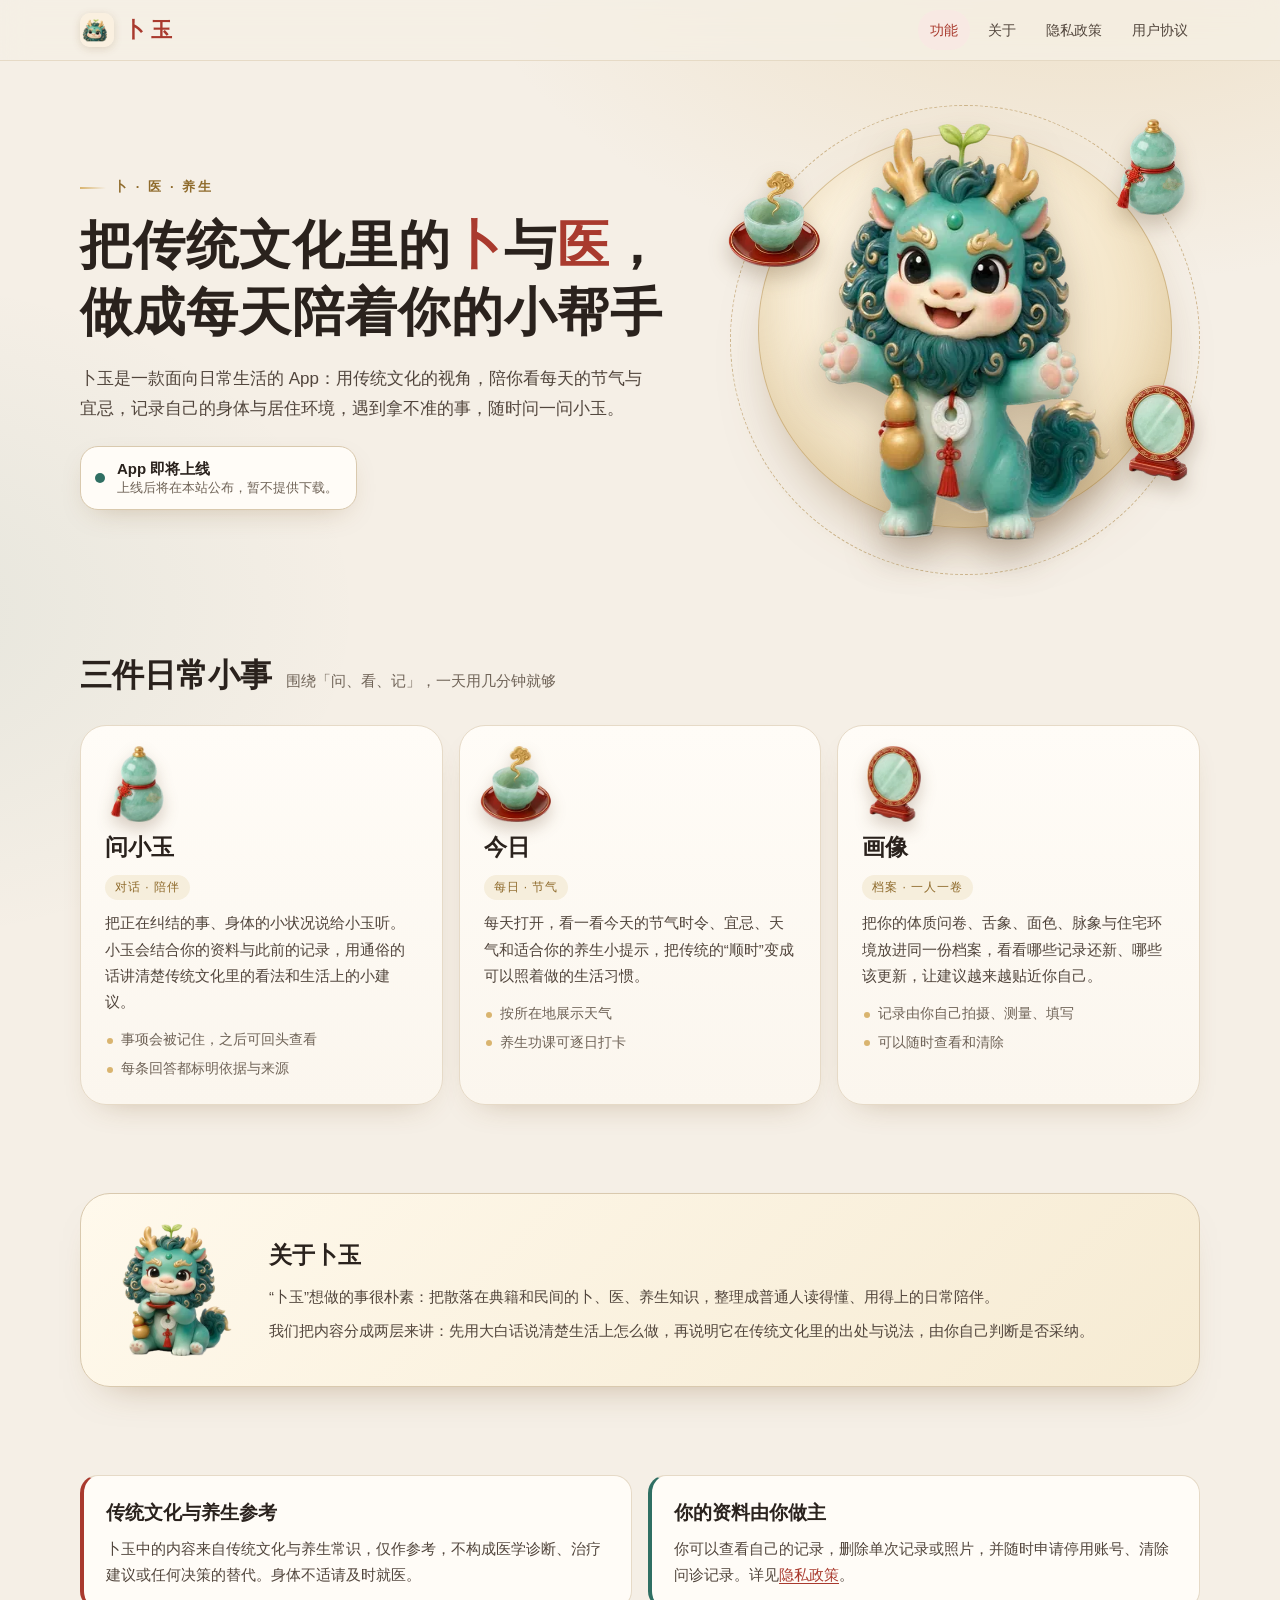
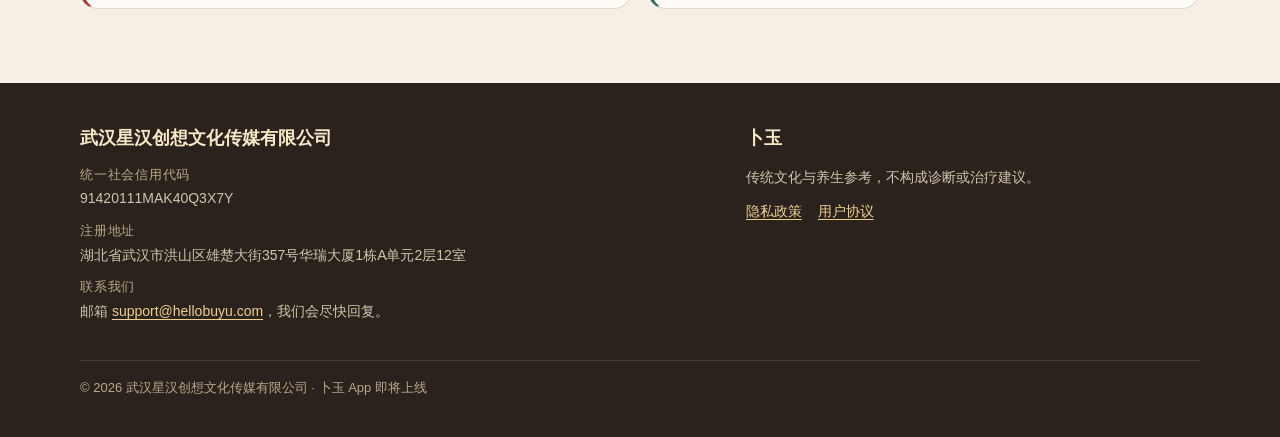
<file: index.html>
<!doctype html>
<html lang="zh-CN">
<head>
<meta charset="utf-8">
<meta name="viewport" content="width=device-width,initial-scale=1,viewport-fit=cover">
<title>卜玉 · 把卜、医、养生，做成日常陪伴的 App</title>
<meta name="description" content="卜玉把传统文化里的卜、医与养生，做成可以日常陪伴的 App：问小玉、今日、画像。传统文化与养生参考，不构成诊断或治疗建议。App 即将上线。">
<meta name="theme-color" content="#F5EFE6">
<link rel="icon" href="/favicon.ico" sizes="any">
<link rel="icon" type="image/png" sizes="64x64" href="/assets/favicon-64.png">
<link rel="apple-touch-icon" href="/assets/apple-touch-icon.png">
<link rel="canonical" href="https://www.hellobuyu.com/">
<meta property="og:type" content="website">
<meta property="og:site_name" content="卜玉">
<meta property="og:title" content="卜玉 · 把卜、医、养生，做成日常陪伴的 App">
<meta property="og:description" content="卜玉把传统文化里的卜、医与养生，做成可以日常陪伴的 App：问小玉、今日、画像。传统文化与养生参考，不构成诊断或治疗建议。App 即将上线。">
<meta property="og:url" content="https://www.hellobuyu.com/">
<meta property="og:image" content="https://www.hellobuyu.com/assets/og.jpg">
<meta property="og:locale" content="zh_CN">
<meta name="twitter:card" content="summary_large_image">
<link rel="stylesheet" href="/style.css">
<script>document.documentElement.className+=' js'</script>
</head>
<body>
<a class="skip" href="#main">跳到正文</a>
<header class="top"><div class="wrap">
<a class="brand" href="/" aria-label="卜玉 首页"><img src="/assets/icon-192.png" alt="" width="34" height="34"><b>卜玉</b></a>
<nav class="nav" aria-label="主导航">
<a href="/#features" aria-current="page" class="opt">功能</a>
<a href="/#about" class="opt">关于</a>
<a href="/privacy.html">隐私政策</a>
<a href="/terms.html">用户协议</a>
</nav></div></header>
<main id="main">
<section class="hero"><div class="wrap">
<div>
<span class="kicker rv">卜 · 医 · 养生</span>
<h1 class="rv">把传统文化里的<em>卜</em>与<em>医</em>，<br>做成每天陪着你的小帮手</h1>
<p class="lead rv">卜玉是一款面向日常生活的 App：用传统文化的视角，陪你看每天的节气与宜忌，记录自己的身体与居住环境，遇到拿不准的事，随时问一问小玉。</p>
<div class="status rv" role="status"><i aria-hidden="true"></i><div><b>App 即将上线</b><span>上线后将在本站公布，暂不提供下载。</span></div></div>
</div>
<div class="stage rv" aria-hidden="true">
<div class="ring"></div><div class="disc"></div>
<img class="chip c1" src="/assets/ic-today.webp" alt="" width="96" height="96">
<img class="chip c2" src="/assets/ic-consult.webp" alt="" width="96" height="96">
<img class="chip c3" src="/assets/ic-portrait.webp" alt="" width="96" height="96">
<img class="mascot" src="/assets/mascot-wave.webp" alt="" width="420" height="420">
</div>
</div></section>

<section id="features"><div class="wrap">
<div class="sec-h rv"><h2>三件日常小事</h2><p>围绕「问、看、记」，一天用几分钟就够</p></div>
<div class="cards">
<article class="card rv"><img class="ico" src="/assets/ic-consult.webp" alt="" width="76" height="76">
<h3>问小玉</h3><span class="tag">对话 · 陪伴</span>
<p>把正在纠结的事、身体的小状况说给小玉听。小玉会结合你的资料与此前的记录，用通俗的话讲清楚传统文化里的看法和生活上的小建议。</p>
<ul><li>事项会被记住，之后可回头查看</li><li>每条回答都标明依据与来源</li></ul></article>
<article class="card rv"><img class="ico" src="/assets/ic-today.webp" alt="" width="76" height="76">
<h3>今日</h3><span class="tag">每日 · 节气</span>
<p>每天打开，看一看今天的节气时令、宜忌、天气和适合你的养生小提示，把传统的“顺时”变成可以照着做的生活习惯。</p>
<ul><li>按所在地展示天气</li><li>养生功课可逐日打卡</li></ul></article>
<article class="card rv"><img class="ico" src="/assets/ic-portrait.webp" alt="" width="76" height="76">
<h3>画像</h3><span class="tag">档案 · 一人一卷</span>
<p>把你的体质问卷、舌象、面色、脉象与住宅环境放进同一份档案，看看哪些记录还新、哪些该更新，让建议越来越贴近你自己。</p>
<ul><li>记录由你自己拍摄、测量、填写</li><li>可以随时查看和清除</li></ul></article>
</div></div></section>

<section id="about"><div class="wrap">
<div class="band rv"><img src="/assets/mascot-tea.webp" alt="" width="132" height="132">
<div><h3>关于卜玉</h3>
<p>“卜玉”想做的事很朴素：把散落在典籍和民间的卜、医、养生知识，整理成普通人读得懂、用得上的日常陪伴。</p>
<p>我们把内容分成两层来讲：先用大白话说清楚生活上怎么做，再说明它在传统文化里的出处与说法，由你自己判断是否采纳。</p></div></div>
</div></section>

<section><div class="wrap">
<div class="two">
<div class="note rv"><h3>传统文化与养生参考</h3><p>卜玉中的内容来自传统文化与养生常识，仅作参考，不构成医学诊断、治疗建议或任何决策的替代。身体不适请及时就医。</p></div>
<div class="note jade rv"><h3>你的资料由你做主</h3><p>你可以查看自己的记录，删除单次记录或照片，并随时申请停用账号、清除问诊记录。详见<a href="/privacy.html">隐私政策</a>。</p></div>
</div></div></section>
</main>
<footer id="contact"><div class="wrap">
<div>
<h4>武汉星汉创想文化传媒有限公司</h4>
<dl>
<dt>统一社会信用代码</dt><dd>91420111MAK40Q3X7Y</dd>
<dt>注册地址</dt><dd>湖北省武汉市洪山区雄楚大街357号华瑞大厦1栋A单元2层12室</dd>
<dt>联系我们</dt><dd>邮箱 <a href="mailto:support@hellobuyu.com">support@hellobuyu.com</a>，我们会尽快回复。</dd>
</dl>
</div>
<div>
<h4>卜玉</h4>
<p>传统文化与养生参考，不构成诊断或治疗建议。</p>
<p class="links" style="margin-top:10px"><a href="/privacy.html">隐私政策</a><a href="/terms.html">用户协议</a></p>
</div>
<p class="copy">© 2026 武汉星汉创想文化传媒有限公司 · 卜玉 App 即将上线</p>
</div></footer>
<script src="/main.js" defer></script>
</body>
</html>
</file>
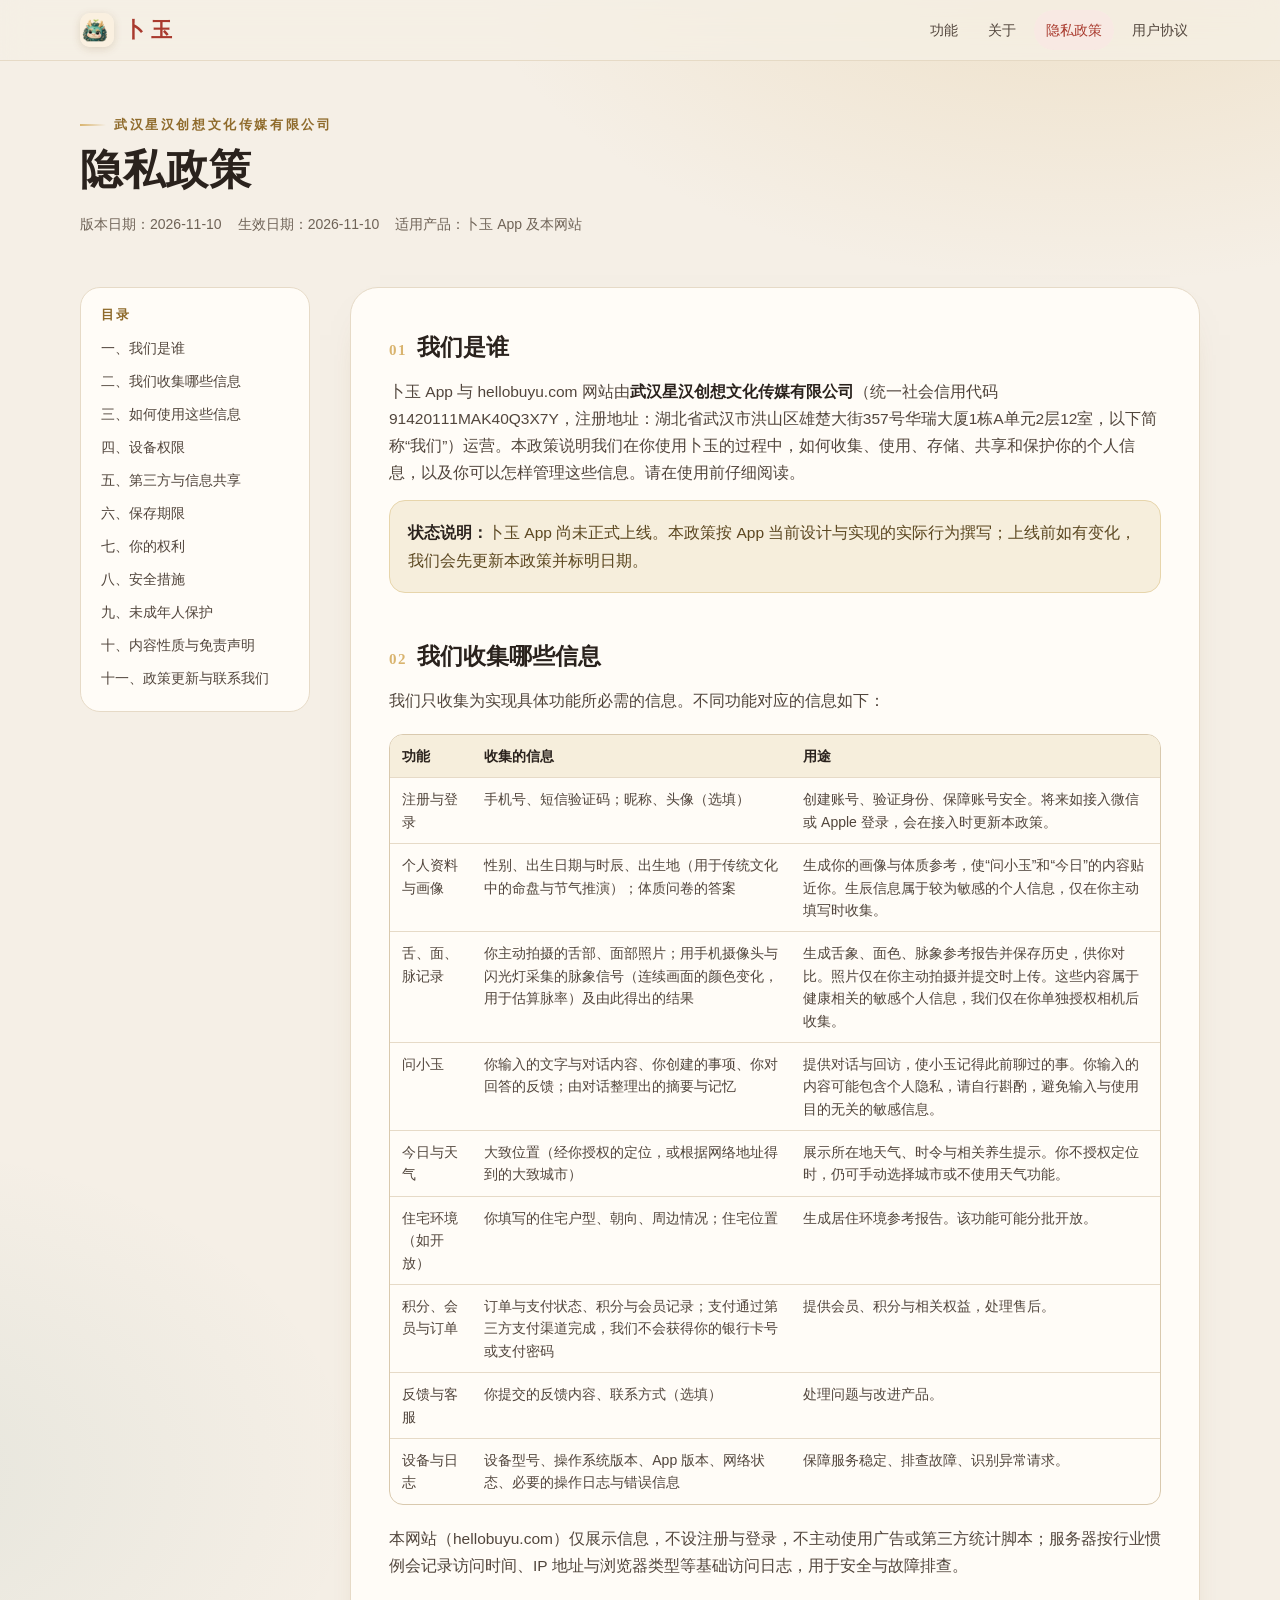
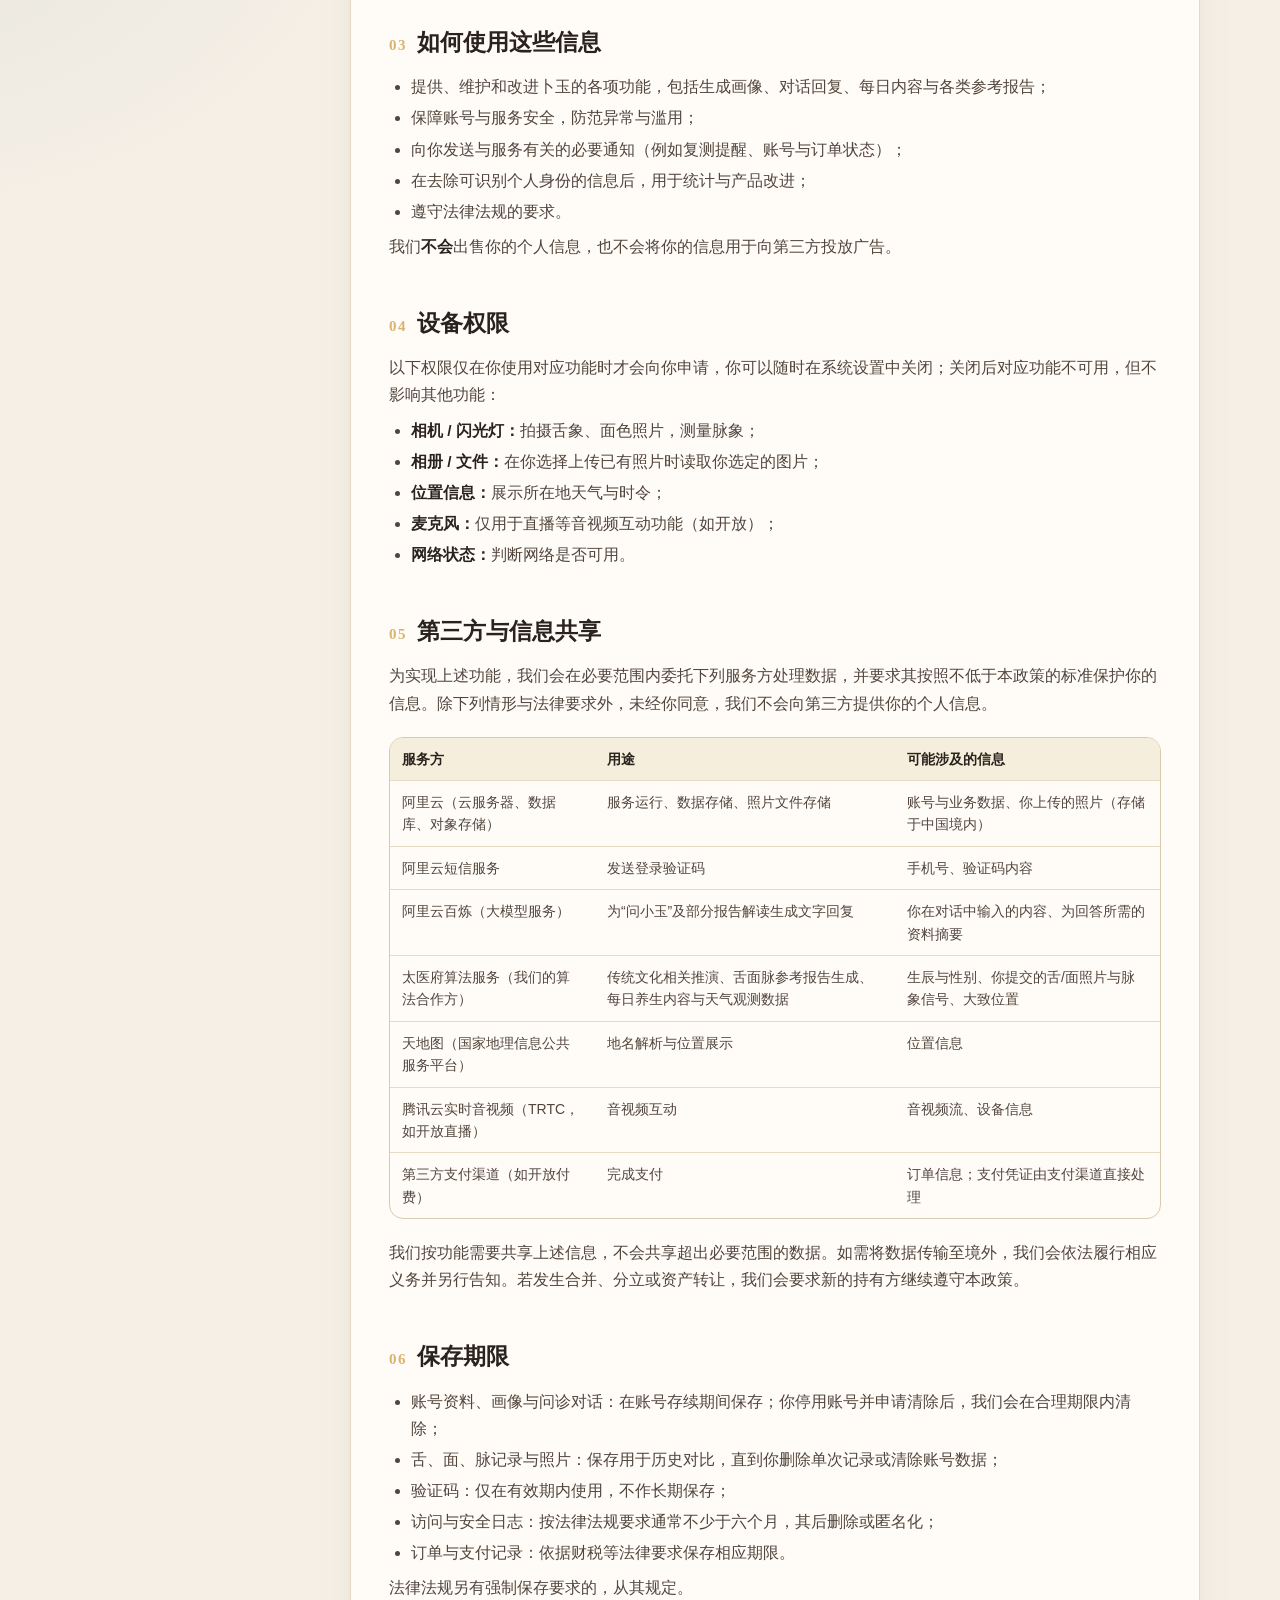
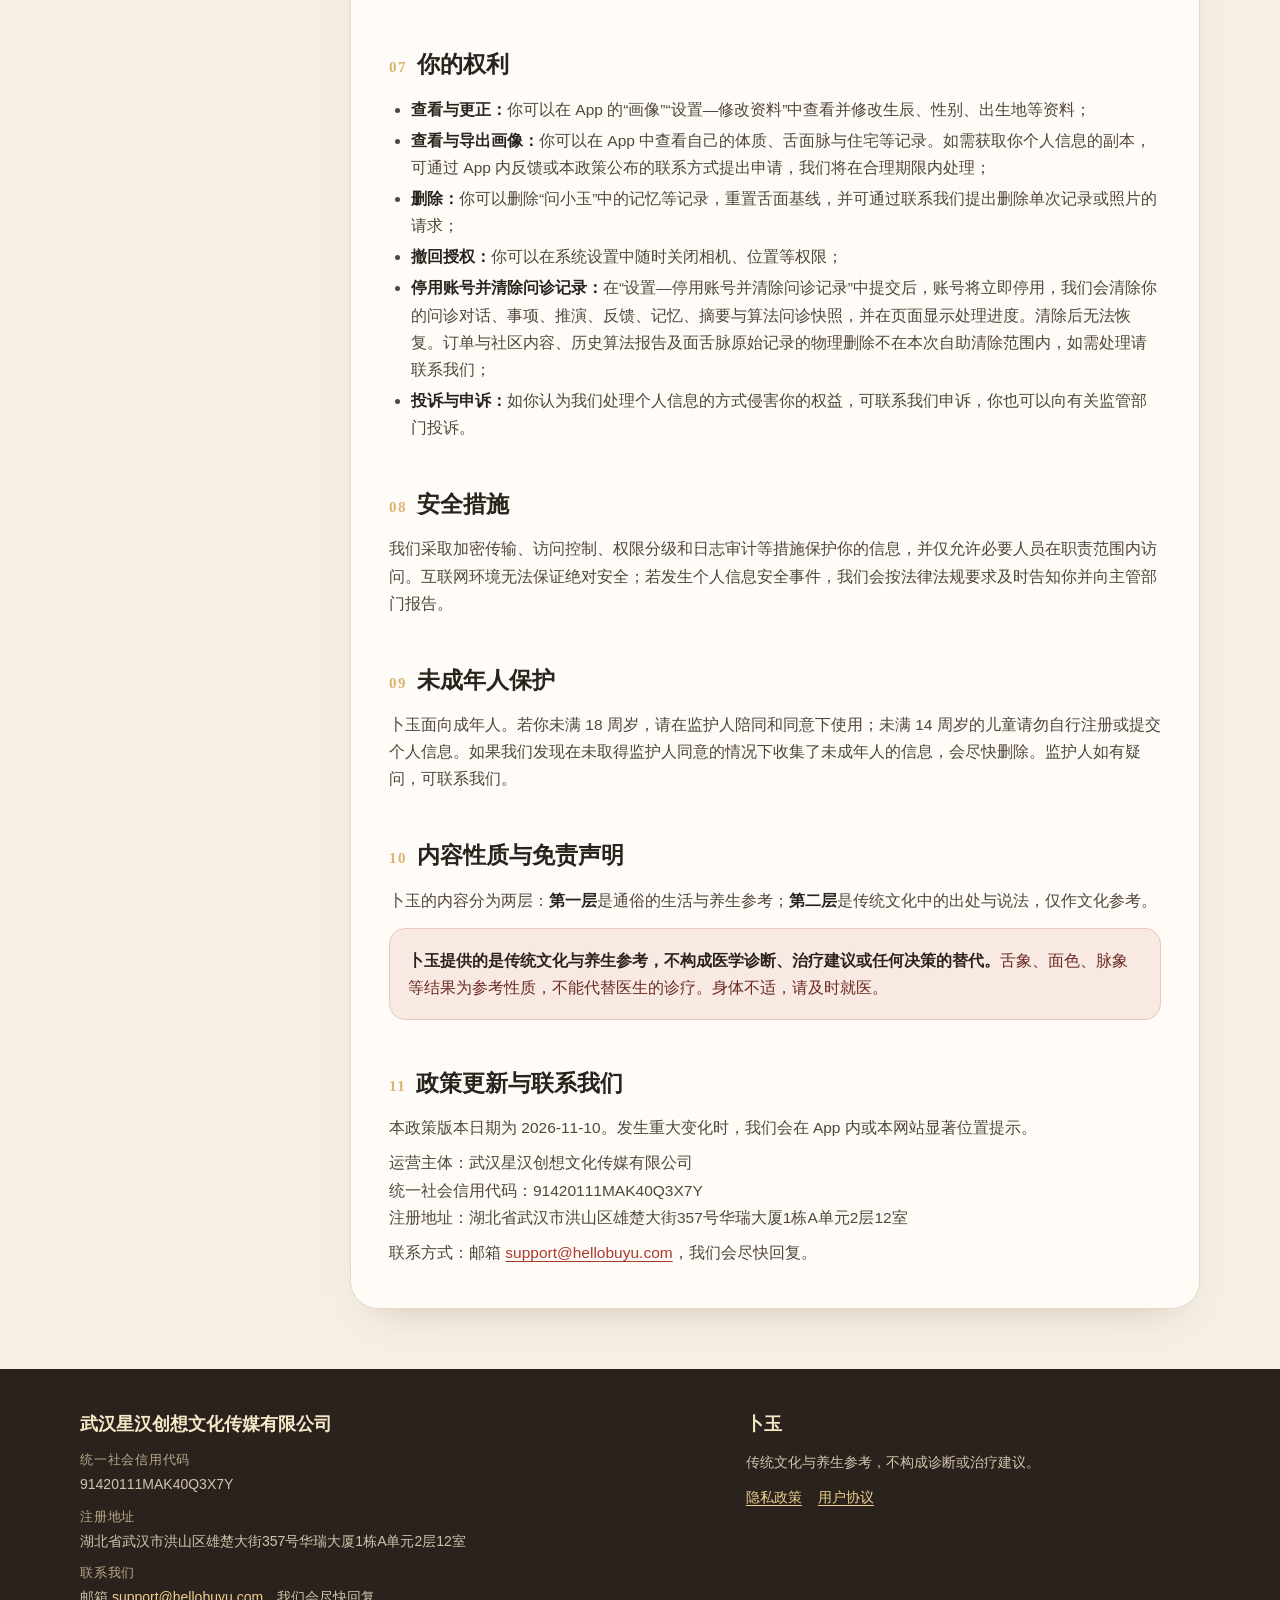
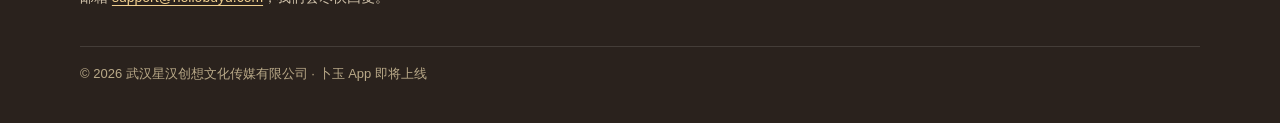
<file: privacy.html>
<!doctype html>
<html lang="zh-CN">
<head>
<meta charset="utf-8">
<meta name="viewport" content="width=device-width,initial-scale=1,viewport-fit=cover">
<title>隐私政策 · 卜玉</title>
<meta name="description" content="卜玉隐私政策：说明卜玉 App 收集哪些信息、如何使用、与哪些第三方共享、保存多久，以及你如何查看、删除信息和停用账号。">
<meta name="theme-color" content="#F5EFE6">
<link rel="icon" href="/favicon.ico" sizes="any">
<link rel="icon" type="image/png" sizes="64x64" href="/assets/favicon-64.png">
<link rel="apple-touch-icon" href="/assets/apple-touch-icon.png">
<link rel="canonical" href="https://www.hellobuyu.com/privacy.html">
<meta property="og:type" content="website">
<meta property="og:site_name" content="卜玉">
<meta property="og:title" content="隐私政策 · 卜玉">
<meta property="og:description" content="卜玉隐私政策：说明卜玉 App 收集哪些信息、如何使用、与哪些第三方共享、保存多久，以及你如何查看、删除信息和停用账号。">
<meta property="og:url" content="https://www.hellobuyu.com/privacy.html">
<meta property="og:image" content="https://www.hellobuyu.com/assets/og.jpg">
<meta property="og:locale" content="zh_CN">
<meta name="twitter:card" content="summary_large_image">
<link rel="stylesheet" href="/style.css">
<script>document.documentElement.className+=' js'</script>
</head>
<body>
<a class="skip" href="#main">跳到正文</a>
<header class="top"><div class="wrap">
<a class="brand" href="/" aria-label="卜玉 首页"><img src="/assets/icon-192.png" alt="" width="34" height="34"><b>卜玉</b></a>
<nav class="nav" aria-label="主导航">
<a href="/#features" class="opt">功能</a>
<a href="/#about" class="opt">关于</a>
<a href="/privacy.html" aria-current="page">隐私政策</a>
<a href="/terms.html">用户协议</a>
</nav></div></header>
<main id="main">
<div class="wrap doc-hero"><span class="kicker">武汉星汉创想文化传媒有限公司</span><h1>隐私政策</h1>
<p class="meta"><span>版本日期：2026-11-10</span><span>生效日期：2026-11-10</span><span>适用产品：卜玉 App 及本网站</span></p></div>
<div class="wrap doc"><nav class="toc" aria-label="目录"><b>目录</b><a href="#s1">一、我们是谁</a><a href="#s2">二、我们收集哪些信息</a><a href="#s3">三、如何使用这些信息</a><a href="#s4">四、设备权限</a><a href="#s5">五、第三方与信息共享</a><a href="#s6">六、保存期限</a><a href="#s7">七、你的权利</a><a href="#s8">八、安全措施</a><a href="#s9">九、未成年人保护</a><a href="#s10">十、内容性质与免责声明</a><a href="#s11">十一、政策更新与联系我们</a></nav><article class="prose">
<h2 id="s1"><small>01</small>我们是谁</h2>
<p>卜玉 App 与 hellobuyu.com 网站由<strong>武汉星汉创想文化传媒有限公司</strong>（统一社会信用代码 91420111MAK40Q3X7Y，注册地址：湖北省武汉市洪山区雄楚大街357号华瑞大厦1栋A单元2层12室，以下简称“我们”）运营。本政策说明我们在你使用卜玉的过程中，如何收集、使用、存储、共享和保护你的个人信息，以及你可以怎样管理这些信息。请在使用前仔细阅读。</p>
<div class="callout"><p><strong>状态说明：</strong>卜玉 App 尚未正式上线。本政策按 App 当前设计与实现的实际行为撰写；上线前如有变化，我们会先更新本政策并标明日期。</p></div>

<h2 id="s2"><small>02</small>我们收集哪些信息</h2>
<p>我们只收集为实现具体功能所必需的信息。不同功能对应的信息如下：</p>
<div class="tbl-wrap"><table class="tbl">
<tr><th>功能</th><th>收集的信息</th><th>用途</th></tr>
<tr><td>注册与登录</td><td>手机号、短信验证码；昵称、头像（选填）</td><td>创建账号、验证身份、保障账号安全。将来如接入微信或 Apple 登录，会在接入时更新本政策。</td></tr>
<tr><td>个人资料与画像</td><td>性别、出生日期与时辰、出生地（用于传统文化中的命盘与节气推演）；体质问卷的答案</td><td>生成你的画像与体质参考，使“问小玉”和“今日”的内容贴近你。生辰信息属于较为敏感的个人信息，仅在你主动填写时收集。</td></tr>
<tr><td>舌、面、脉记录</td><td>你主动拍摄的舌部、面部照片；用手机摄像头与闪光灯采集的脉象信号（连续画面的颜色变化，用于估算脉率）及由此得出的结果</td><td>生成舌象、面色、脉象参考报告并保存历史，供你对比。照片仅在你主动拍摄并提交时上传。这些内容属于健康相关的敏感个人信息，我们仅在你单独授权相机后收集。</td></tr>
<tr><td>问小玉</td><td>你输入的文字与对话内容、你创建的事项、你对回答的反馈；由对话整理出的摘要与记忆</td><td>提供对话与回访，使小玉记得此前聊过的事。你输入的内容可能包含个人隐私，请自行斟酌，避免输入与使用目的无关的敏感信息。</td></tr>
<tr><td>今日与天气</td><td>大致位置（经你授权的定位，或根据网络地址得到的大致城市）</td><td>展示所在地天气、时令与相关养生提示。你不授权定位时，仍可手动选择城市或不使用天气功能。</td></tr>
<tr><td>住宅环境（如开放）</td><td>你填写的住宅户型、朝向、周边情况；住宅位置</td><td>生成居住环境参考报告。该功能可能分批开放。</td></tr>
<tr><td>积分、会员与订单</td><td>订单与支付状态、积分与会员记录；支付通过第三方支付渠道完成，我们不会获得你的银行卡号或支付密码</td><td>提供会员、积分与相关权益，处理售后。</td></tr>
<tr><td>反馈与客服</td><td>你提交的反馈内容、联系方式（选填）</td><td>处理问题与改进产品。</td></tr>
<tr><td>设备与日志</td><td>设备型号、操作系统版本、App 版本、网络状态、必要的操作日志与错误信息</td><td>保障服务稳定、排查故障、识别异常请求。</td></tr>
</table></div>
<p>本网站（hellobuyu.com）仅展示信息，不设注册与登录，不主动使用广告或第三方统计脚本；服务器按行业惯例会记录访问时间、IP 地址与浏览器类型等基础访问日志，用于安全与故障排查。</p>

<h2 id="s3"><small>03</small>如何使用这些信息</h2>
<ul>
<li>提供、维护和改进卜玉的各项功能，包括生成画像、对话回复、每日内容与各类参考报告；</li>
<li>保障账号与服务安全，防范异常与滥用；</li>
<li>向你发送与服务有关的必要通知（例如复测提醒、账号与订单状态）；</li>
<li>在去除可识别个人身份的信息后，用于统计与产品改进；</li>
<li>遵守法律法规的要求。</li>
</ul>
<p>我们<strong>不会</strong>出售你的个人信息，也不会将你的信息用于向第三方投放广告。</p>

<h2 id="s4"><small>04</small>设备权限</h2>
<p>以下权限仅在你使用对应功能时才会向你申请，你可以随时在系统设置中关闭；关闭后对应功能不可用，但不影响其他功能：</p>
<ul>
<li><strong>相机 / 闪光灯：</strong>拍摄舌象、面色照片，测量脉象；</li>
<li><strong>相册 / 文件：</strong>在你选择上传已有照片时读取你选定的图片；</li>
<li><strong>位置信息：</strong>展示所在地天气与时令；</li>
<li><strong>麦克风：</strong>仅用于直播等音视频互动功能（如开放）；</li>
<li><strong>网络状态：</strong>判断网络是否可用。</li>
</ul>

<h2 id="s5"><small>05</small>第三方与信息共享</h2>
<p>为实现上述功能，我们会在必要范围内委托下列服务方处理数据，并要求其按照不低于本政策的标准保护你的信息。除下列情形与法律要求外，未经你同意，我们不会向第三方提供你的个人信息。</p>
<div class="tbl-wrap"><table class="tbl">
<tr><th>服务方</th><th>用途</th><th>可能涉及的信息</th></tr>
<tr><td>阿里云（云服务器、数据库、对象存储）</td><td>服务运行、数据存储、照片文件存储</td><td>账号与业务数据、你上传的照片（存储于中国境内）</td></tr>
<tr><td>阿里云短信服务</td><td>发送登录验证码</td><td>手机号、验证码内容</td></tr>
<tr><td>阿里云百炼（大模型服务）</td><td>为“问小玉”及部分报告解读生成文字回复</td><td>你在对话中输入的内容、为回答所需的资料摘要</td></tr>
<tr><td>太医府算法服务（我们的算法合作方）</td><td>传统文化相关推演、舌面脉参考报告生成、每日养生内容与天气观测数据</td><td>生辰与性别、你提交的舌/面照片与脉象信号、大致位置</td></tr>
<tr><td>天地图（国家地理信息公共服务平台）</td><td>地名解析与位置展示</td><td>位置信息</td></tr>
<tr><td>腾讯云实时音视频（TRTC，如开放直播）</td><td>音视频互动</td><td>音视频流、设备信息</td></tr>
<tr><td>第三方支付渠道（如开放付费）</td><td>完成支付</td><td>订单信息；支付凭证由支付渠道直接处理</td></tr>
</table></div>
<p>我们按功能需要共享上述信息，不会共享超出必要范围的数据。如需将数据传输至境外，我们会依法履行相应义务并另行告知。若发生合并、分立或资产转让，我们会要求新的持有方继续遵守本政策。</p>

<h2 id="s6"><small>06</small>保存期限</h2>
<ul>
<li>账号资料、画像与问诊对话：在账号存续期间保存；你停用账号并申请清除后，我们会在合理期限内清除；</li>
<li>舌、面、脉记录与照片：保存用于历史对比，直到你删除单次记录或清除账号数据；</li>
<li>验证码：仅在有效期内使用，不作长期保存；</li>
<li>访问与安全日志：按法律法规要求通常不少于六个月，其后删除或匿名化；</li>
<li>订单与支付记录：依据财税等法律要求保存相应期限。</li>
</ul>
<p>法律法规另有强制保存要求的，从其规定。</p>

<h2 id="s7"><small>07</small>你的权利</h2>
<ul>
<li><strong>查看与更正：</strong>你可以在 App 的“画像”“设置—修改资料”中查看并修改生辰、性别、出生地等资料；</li>
<li><strong>查看与导出画像：</strong>你可以在 App 中查看自己的体质、舌面脉与住宅等记录。如需获取你个人信息的副本，可通过 App 内反馈或本政策公布的联系方式提出申请，我们将在合理期限内处理；</li>
<li><strong>删除：</strong>你可以删除“问小玉”中的记忆等记录，重置舌面基线，并可通过联系我们提出删除单次记录或照片的请求；</li>
<li><strong>撤回授权：</strong>你可以在系统设置中随时关闭相机、位置等权限；</li>
<li><strong>停用账号并清除问诊记录：</strong>在“设置—停用账号并清除问诊记录”中提交后，账号将立即停用，我们会清除你的问诊对话、事项、推演、反馈、记忆、摘要与算法问诊快照，并在页面显示处理进度。清除后无法恢复。订单与社区内容、历史算法报告及面舌脉原始记录的物理删除不在本次自助清除范围内，如需处理请联系我们；</li>
<li><strong>投诉与申诉：</strong>如你认为我们处理个人信息的方式侵害你的权益，可联系我们申诉，你也可以向有关监管部门投诉。</li>
</ul>

<h2 id="s8"><small>08</small>安全措施</h2>
<p>我们采取加密传输、访问控制、权限分级和日志审计等措施保护你的信息，并仅允许必要人员在职责范围内访问。互联网环境无法保证绝对安全；若发生个人信息安全事件，我们会按法律法规要求及时告知你并向主管部门报告。</p>

<h2 id="s9"><small>09</small>未成年人保护</h2>
<p>卜玉面向成年人。若你未满 18 周岁，请在监护人陪同和同意下使用；未满 14 周岁的儿童请勿自行注册或提交个人信息。如果我们发现在未取得监护人同意的情况下收集了未成年人的信息，会尽快删除。监护人如有疑问，可联系我们。</p>

<h2 id="s10"><small>10</small>内容性质与免责声明</h2>
<p>卜玉的内容分为两层：<strong>第一层</strong>是通俗的生活与养生参考；<strong>第二层</strong>是传统文化中的出处与说法，仅作文化参考。</p>
<div class="callout red"><p><strong>卜玉提供的是传统文化与养生参考，不构成医学诊断、治疗建议或任何决策的替代。</strong>舌象、面色、脉象等结果为参考性质，不能代替医生的诊疗。身体不适，请及时就医。</p></div>

<h2 id="s11"><small>11</small>政策更新与联系我们</h2>
<p>本政策版本日期为 2026-11-10。发生重大变化时，我们会在 App 内或本网站显著位置提示。</p>
<p>运营主体：武汉星汉创想文化传媒有限公司<br>统一社会信用代码：91420111MAK40Q3X7Y<br>注册地址：湖北省武汉市洪山区雄楚大街357号华瑞大厦1栋A单元2层12室</p>
<p>联系方式：邮箱 <a href="mailto:support@hellobuyu.com">support@hellobuyu.com</a>，我们会尽快回复。</p>
</article></div>
</main>
<footer id="contact"><div class="wrap">
<div>
<h4>武汉星汉创想文化传媒有限公司</h4>
<dl>
<dt>统一社会信用代码</dt><dd>91420111MAK40Q3X7Y</dd>
<dt>注册地址</dt><dd>湖北省武汉市洪山区雄楚大街357号华瑞大厦1栋A单元2层12室</dd>
<dt>联系我们</dt><dd>邮箱 <a href="mailto:support@hellobuyu.com">support@hellobuyu.com</a>，我们会尽快回复。</dd>
</dl>
</div>
<div>
<h4>卜玉</h4>
<p>传统文化与养生参考，不构成诊断或治疗建议。</p>
<p class="links" style="margin-top:10px"><a href="/privacy.html">隐私政策</a><a href="/terms.html">用户协议</a></p>
</div>
<p class="copy">© 2026 武汉星汉创想文化传媒有限公司 · 卜玉 App 即将上线</p>
</div></footer>
<script src="/main.js" defer></script>
</body>
</html>
</file>
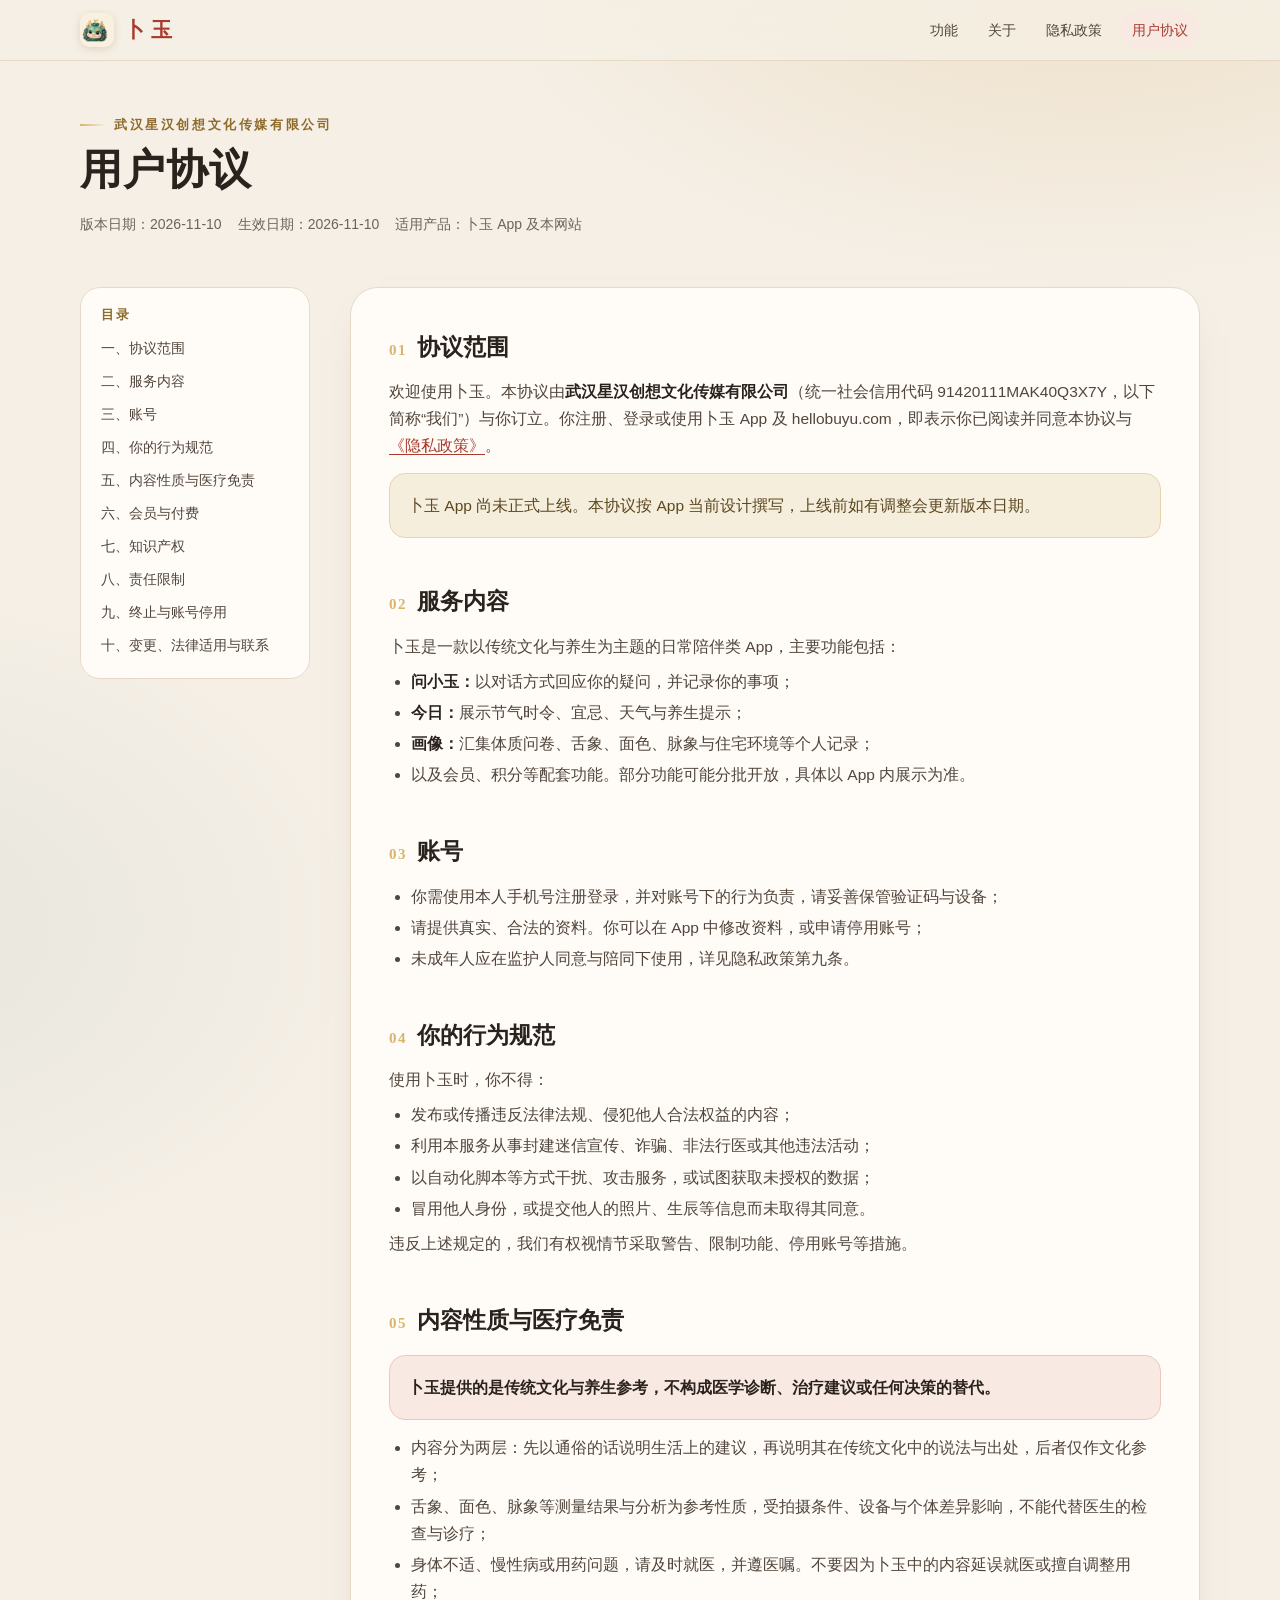
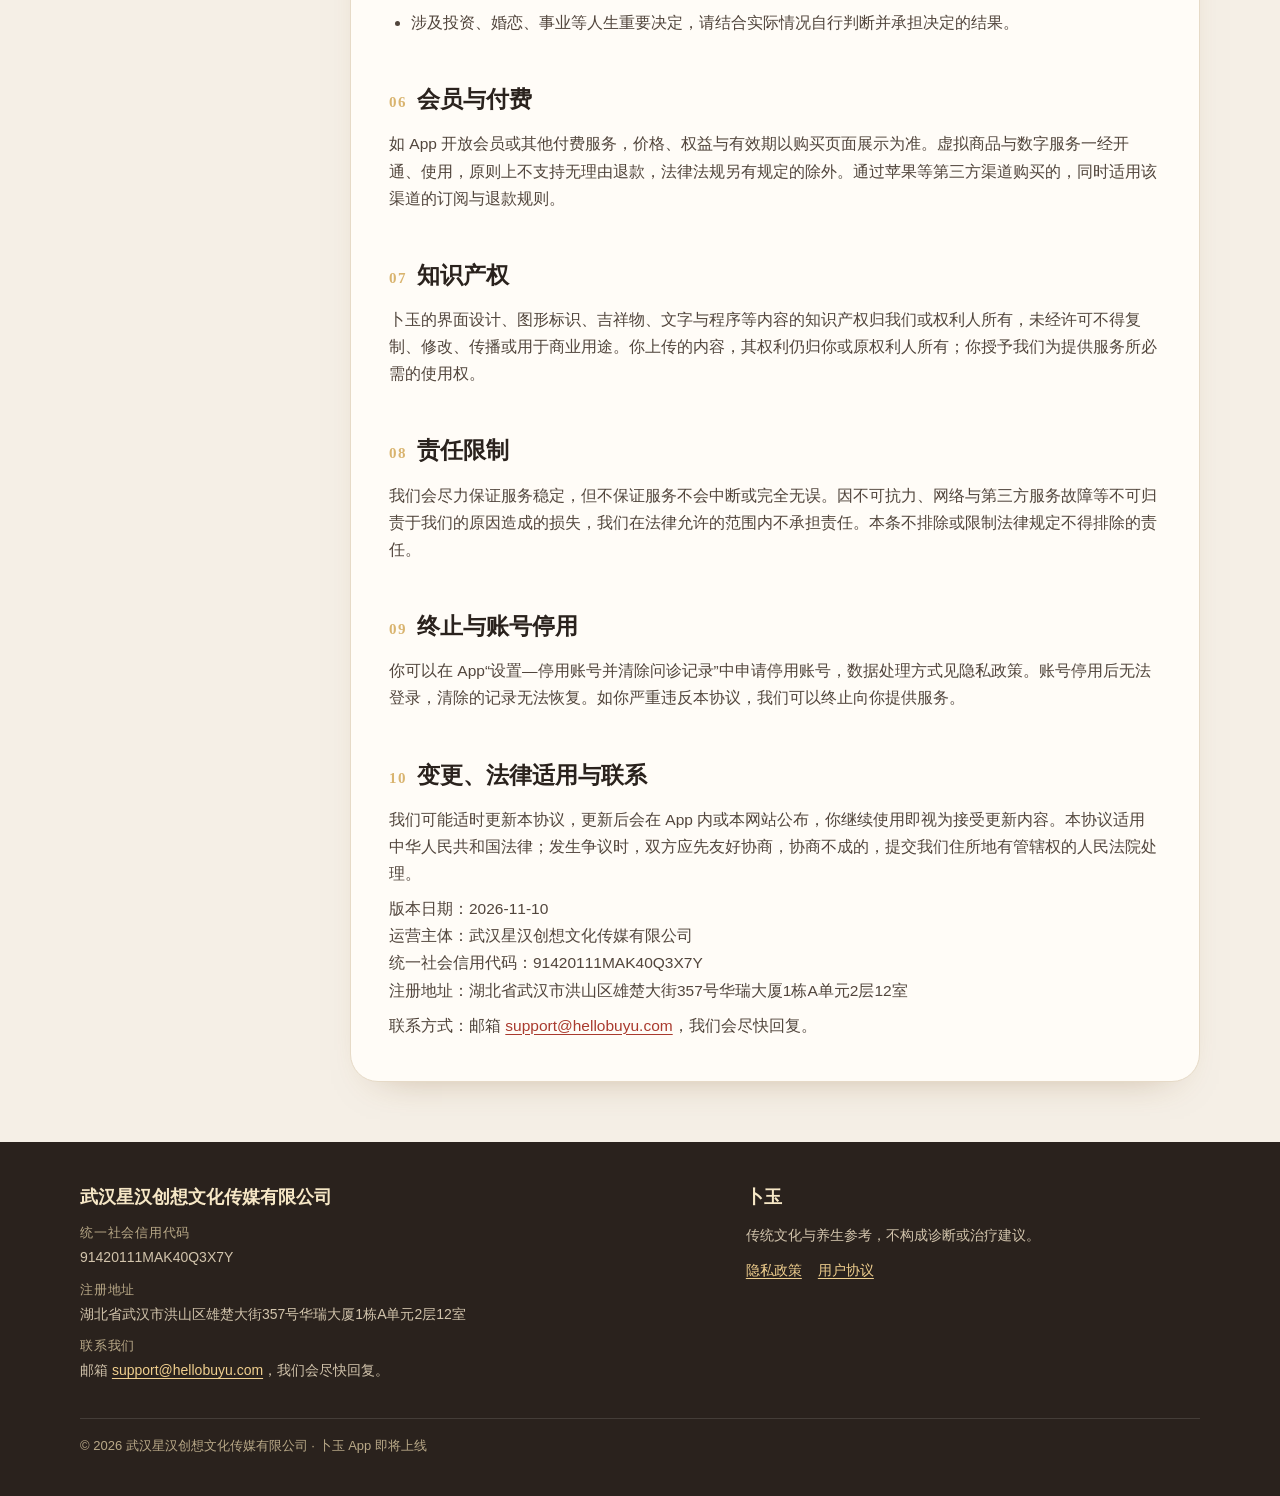
<file: terms.html>
<!doctype html>
<html lang="zh-CN">
<head>
<meta charset="utf-8">
<meta name="viewport" content="width=device-width,initial-scale=1,viewport-fit=cover">
<title>用户协议 · 卜玉</title>
<meta name="description" content="卜玉用户协议：说明卜玉的服务内容、账号与行为规范、传统文化与养生参考的性质及医疗免责声明。">
<meta name="theme-color" content="#F5EFE6">
<link rel="icon" href="/favicon.ico" sizes="any">
<link rel="icon" type="image/png" sizes="64x64" href="/assets/favicon-64.png">
<link rel="apple-touch-icon" href="/assets/apple-touch-icon.png">
<link rel="canonical" href="https://www.hellobuyu.com/terms.html">
<meta property="og:type" content="website">
<meta property="og:site_name" content="卜玉">
<meta property="og:title" content="用户协议 · 卜玉">
<meta property="og:description" content="卜玉用户协议：说明卜玉的服务内容、账号与行为规范、传统文化与养生参考的性质及医疗免责声明。">
<meta property="og:url" content="https://www.hellobuyu.com/terms.html">
<meta property="og:image" content="https://www.hellobuyu.com/assets/og.jpg">
<meta property="og:locale" content="zh_CN">
<meta name="twitter:card" content="summary_large_image">
<link rel="stylesheet" href="/style.css">
<script>document.documentElement.className+=' js'</script>
</head>
<body>
<a class="skip" href="#main">跳到正文</a>
<header class="top"><div class="wrap">
<a class="brand" href="/" aria-label="卜玉 首页"><img src="/assets/icon-192.png" alt="" width="34" height="34"><b>卜玉</b></a>
<nav class="nav" aria-label="主导航">
<a href="/#features" class="opt">功能</a>
<a href="/#about" class="opt">关于</a>
<a href="/privacy.html">隐私政策</a>
<a href="/terms.html" aria-current="page">用户协议</a>
</nav></div></header>
<main id="main">
<div class="wrap doc-hero"><span class="kicker">武汉星汉创想文化传媒有限公司</span><h1>用户协议</h1>
<p class="meta"><span>版本日期：2026-11-10</span><span>生效日期：2026-11-10</span><span>适用产品：卜玉 App 及本网站</span></p></div>
<div class="wrap doc"><nav class="toc" aria-label="目录"><b>目录</b><a href="#t1">一、协议范围</a><a href="#t2">二、服务内容</a><a href="#t3">三、账号</a><a href="#t4">四、你的行为规范</a><a href="#t5">五、内容性质与医疗免责</a><a href="#t6">六、会员与付费</a><a href="#t7">七、知识产权</a><a href="#t8">八、责任限制</a><a href="#t9">九、终止与账号停用</a><a href="#t10">十、变更、法律适用与联系</a></nav><article class="prose">
<h2 id="t1"><small>01</small>协议范围</h2>
<p>欢迎使用卜玉。本协议由<strong>武汉星汉创想文化传媒有限公司</strong>（统一社会信用代码 91420111MAK40Q3X7Y，以下简称“我们”）与你订立。你注册、登录或使用卜玉 App 及 hellobuyu.com，即表示你已阅读并同意本协议与<a href="/privacy.html">《隐私政策》</a>。</p>
<div class="callout"><p>卜玉 App 尚未正式上线。本协议按 App 当前设计撰写，上线前如有调整会更新版本日期。</p></div>

<h2 id="t2"><small>02</small>服务内容</h2>
<p>卜玉是一款以传统文化与养生为主题的日常陪伴类 App，主要功能包括：</p>
<ul>
<li><strong>问小玉：</strong>以对话方式回应你的疑问，并记录你的事项；</li>
<li><strong>今日：</strong>展示节气时令、宜忌、天气与养生提示；</li>
<li><strong>画像：</strong>汇集体质问卷、舌象、面色、脉象与住宅环境等个人记录；</li>
<li>以及会员、积分等配套功能。部分功能可能分批开放，具体以 App 内展示为准。</li>
</ul>

<h2 id="t3"><small>03</small>账号</h2>
<ul>
<li>你需使用本人手机号注册登录，并对账号下的行为负责，请妥善保管验证码与设备；</li>
<li>请提供真实、合法的资料。你可以在 App 中修改资料，或申请停用账号；</li>
<li>未成年人应在监护人同意与陪同下使用，详见隐私政策第九条。</li>
</ul>

<h2 id="t4"><small>04</small>你的行为规范</h2>
<p>使用卜玉时，你不得：</p>
<ul>
<li>发布或传播违反法律法规、侵犯他人合法权益的内容；</li>
<li>利用本服务从事封建迷信宣传、诈骗、非法行医或其他违法活动；</li>
<li>以自动化脚本等方式干扰、攻击服务，或试图获取未授权的数据；</li>
<li>冒用他人身份，或提交他人的照片、生辰等信息而未取得其同意。</li>
</ul>
<p>违反上述规定的，我们有权视情节采取警告、限制功能、停用账号等措施。</p>

<h2 id="t5"><small>05</small>内容性质与医疗免责</h2>
<div class="callout red"><p><strong>卜玉提供的是传统文化与养生参考，不构成医学诊断、治疗建议或任何决策的替代。</strong></p></div>
<ul>
<li>内容分为两层：先以通俗的话说明生活上的建议，再说明其在传统文化中的说法与出处，后者仅作文化参考；</li>
<li>舌象、面色、脉象等测量结果与分析为参考性质，受拍摄条件、设备与个体差异影响，不能代替医生的检查与诊疗；</li>
<li>身体不适、慢性病或用药问题，请及时就医，并遵医嘱。不要因为卜玉中的内容延误就医或擅自调整用药；</li>
<li>涉及投资、婚恋、事业等人生重要决定，请结合实际情况自行判断并承担决定的结果。</li>
</ul>

<h2 id="t6"><small>06</small>会员与付费</h2>
<p>如 App 开放会员或其他付费服务，价格、权益与有效期以购买页面展示为准。虚拟商品与数字服务一经开通、使用，原则上不支持无理由退款，法律法规另有规定的除外。通过苹果等第三方渠道购买的，同时适用该渠道的订阅与退款规则。</p>

<h2 id="t7"><small>07</small>知识产权</h2>
<p>卜玉的界面设计、图形标识、吉祥物、文字与程序等内容的知识产权归我们或权利人所有，未经许可不得复制、修改、传播或用于商业用途。你上传的内容，其权利仍归你或原权利人所有；你授予我们为提供服务所必需的使用权。</p>

<h2 id="t8"><small>08</small>责任限制</h2>
<p>我们会尽力保证服务稳定，但不保证服务不会中断或完全无误。因不可抗力、网络与第三方服务故障等不可归责于我们的原因造成的损失，我们在法律允许的范围内不承担责任。本条不排除或限制法律规定不得排除的责任。</p>

<h2 id="t9"><small>09</small>终止与账号停用</h2>
<p>你可以在 App“设置—停用账号并清除问诊记录”中申请停用账号，数据处理方式见隐私政策。账号停用后无法登录，清除的记录无法恢复。如你严重违反本协议，我们可以终止向你提供服务。</p>

<h2 id="t10"><small>10</small>变更、法律适用与联系</h2>
<p>我们可能适时更新本协议，更新后会在 App 内或本网站公布，你继续使用即视为接受更新内容。本协议适用中华人民共和国法律；发生争议时，双方应先友好协商，协商不成的，提交我们住所地有管辖权的人民法院处理。</p>
<p>版本日期：2026-11-10<br>运营主体：武汉星汉创想文化传媒有限公司<br>统一社会信用代码：91420111MAK40Q3X7Y<br>注册地址：湖北省武汉市洪山区雄楚大街357号华瑞大厦1栋A单元2层12室</p>
<p>联系方式：邮箱 <a href="mailto:support@hellobuyu.com">support@hellobuyu.com</a>，我们会尽快回复。</p>
</article></div>
</main>
<footer id="contact"><div class="wrap">
<div>
<h4>武汉星汉创想文化传媒有限公司</h4>
<dl>
<dt>统一社会信用代码</dt><dd>91420111MAK40Q3X7Y</dd>
<dt>注册地址</dt><dd>湖北省武汉市洪山区雄楚大街357号华瑞大厦1栋A单元2层12室</dd>
<dt>联系我们</dt><dd>邮箱 <a href="mailto:support@hellobuyu.com">support@hellobuyu.com</a>，我们会尽快回复。</dd>
</dl>
</div>
<div>
<h4>卜玉</h4>
<p>传统文化与养生参考，不构成诊断或治疗建议。</p>
<p class="links" style="margin-top:10px"><a href="/privacy.html">隐私政策</a><a href="/terms.html">用户协议</a></p>
</div>
<p class="copy">© 2026 武汉星汉创想文化传媒有限公司 · 卜玉 App 即将上线</p>
</div></footer>
<script src="/main.js" defer></script>
</body>
</html>
</file>
<file: style.css>
:root{
  --bg:#F5EFE6;--paper:#FFFCF7;--paper2:#FBF6EE;--line:#E6DAC7;--line2:#D9C9AE;
  --ink:#2A221D;--ink2:#51453C;--mute:#6F6357;
  --red:#A93A2E;--red2:#C4513F;--redbg:#F8E9E3;
  --jade:#2F6F63;--jadebg:#E5F1EC;
  --gold:#8F6B2C;--gold2:#D9B46F;--goldbg:#F6EEDC;
  --serif:"Songti SC","Noto Serif SC","Source Han Serif SC","STSong","SimSun","Songti TC",serif;
  --sans:-apple-system,BlinkMacSystemFont,"PingFang SC","HarmonyOS Sans SC","Microsoft YaHei","Noto Sans SC",sans-serif;
  --ease:cubic-bezier(.22,.8,.24,1);
}
*{box-sizing:border-box}
html{scroll-behavior:smooth;-webkit-text-size-adjust:100%}
body{margin:0;background:var(--bg);color:var(--ink);font-family:var(--sans);line-height:1.75;font-size:16px;-webkit-font-smoothing:antialiased;
  background-image:radial-gradient(900px 520px at 85% -80px,rgba(217,180,111,.28),transparent 70%),radial-gradient(700px 480px at -10% 30%,rgba(47,111,99,.08),transparent 70%)}
a{color:var(--red);text-decoration-thickness:1px;text-underline-offset:3px}
img{max-width:100%;display:block}
.wrap{width:min(1120px,100% - 40px);margin:0 auto}
.skip{position:absolute;left:-999px;top:8px;background:var(--ink);color:#fff;padding:8px 14px;border-radius:8px;z-index:20}
.skip:focus{left:8px}

/* header */
.top{position:sticky;top:0;z-index:10;background:rgba(245,239,230,.82);backdrop-filter:saturate(1.4) blur(14px);-webkit-backdrop-filter:saturate(1.4) blur(14px);border-bottom:1px solid rgba(217,201,174,.55)}
.top .wrap{display:flex;align-items:center;justify-content:space-between;height:60px}
.brand{display:flex;align-items:center;gap:10px;text-decoration:none;color:var(--ink)}
.brand img{width:34px;height:34px;border-radius:10px;box-shadow:0 2px 8px rgba(120,80,30,.18)}
.brand b{font-family:var(--serif);font-size:21px;letter-spacing:.28em;color:var(--red);font-weight:800}
.nav{display:flex;gap:6px}
.nav a{color:var(--ink2);text-decoration:none;font-size:14px;padding:8px 12px;border-radius:99px;transition:background .25s var(--ease),color .25s,transform .15s}
.nav a:hover{background:rgba(169,58,46,.08);color:var(--red)}
.nav a:active{transform:scale(.96)}
.nav a[aria-current="page"]{color:var(--red);background:var(--redbg)}

/* hero */
.hero{padding:44px 0 28px}
.hero .wrap{display:grid;grid-template-columns:1.08fr .92fr;gap:24px;align-items:center}
.kicker{display:inline-flex;align-items:center;gap:8px;font-size:13px;letter-spacing:.2em;color:var(--gold);font-weight:600}
.kicker::before{content:"";width:26px;height:2px;background:linear-gradient(90deg,var(--gold2),transparent)}
h1{font-family:var(--serif);font-weight:800;font-size:clamp(30px,4.6vw,52px);line-height:1.28;margin:14px 0 18px;letter-spacing:.02em}
h1 em{font-style:normal;color:var(--red)}
.lead{font-size:17px;color:var(--ink2);max-width:34em;margin:0 0 22px}
.status{display:inline-flex;align-items:center;gap:12px;background:var(--paper);border:1px solid var(--line2);border-radius:18px;padding:12px 18px 12px 14px;box-shadow:0 10px 30px -14px rgba(120,80,30,.35)}
.status i{width:10px;height:10px;border-radius:50%;background:var(--jade);box-shadow:0 0 0 0 rgba(47,111,99,.5);animation:pulse 2.4s infinite}
.status b{display:block;font-size:15px;line-height:1.35}
.status span{display:block;font-size:13px;color:var(--mute);line-height:1.4}
@keyframes pulse{70%{box-shadow:0 0 0 10px rgba(47,111,99,0)}100%{box-shadow:0 0 0 0 rgba(47,111,99,0)}}

.stage{position:relative;aspect-ratio:1/1;max-width:470px;margin-left:auto;width:100%}
.stage .disc{position:absolute;inset:6% 6% 10%;border-radius:50%;background:radial-gradient(circle at 38% 30%,#FFF8EA,#F3E4C6 62%,#E9D3A6);box-shadow:inset 0 0 0 1px rgba(176,138,74,.45),inset 0 -22px 50px rgba(176,138,74,.25),0 30px 60px -28px rgba(120,80,30,.55)}
.stage .ring{position:absolute;inset:0;border-radius:50%;border:1px dashed rgba(176,138,74,.55)}
.stage .mascot{position:absolute;left:50%;bottom:7%;width:74%;transform:translateX(-50%);filter:drop-shadow(0 18px 18px rgba(80,50,20,.28));animation:bob 5.5s ease-in-out infinite}
.stage .chip{position:absolute;width:21%;filter:drop-shadow(0 10px 10px rgba(80,50,20,.25))}
.stage .c1{left:-1%;top:14%;animation:bob 6.4s ease-in-out -1s infinite}
.stage .c2{right:0;top:3%;animation:bob 5.8s ease-in-out -2.4s infinite}
.stage .c3{right:-2%;bottom:20%;animation:bob 6.8s ease-in-out -3.6s infinite}
@keyframes bob{50%{transform:translate(var(--bx,0),-8px)}}
.stage .mascot{--bx:-50%}

/* sections */
section{padding:44px 0}
.sec-h{display:flex;align-items:baseline;gap:14px;margin:0 0 22px;flex-wrap:wrap}
.sec-h h2{font-family:var(--serif);font-size:clamp(24px,3.2vw,32px);margin:0;font-weight:800}
.sec-h p{margin:0;color:var(--mute);font-size:15px}
.cards{display:grid;grid-template-columns:repeat(3,1fr);gap:16px}
.card{position:relative;background:linear-gradient(180deg,var(--paper),var(--paper2));border:1px solid var(--line);border-radius:26px;padding:26px 24px 24px;box-shadow:0 14px 34px -22px rgba(120,80,30,.45);transition:transform .35s var(--ease),box-shadow .35s var(--ease)}
.card:hover{transform:translateY(-4px);box-shadow:0 22px 40px -22px rgba(120,80,30,.55)}
.card:active{transform:scale(.985)}
.card .ico{width:76px;height:76px;margin:-6px 0 6px -6px;filter:drop-shadow(0 8px 8px rgba(80,50,20,.22))}
.card h3{font-family:var(--serif);font-size:23px;margin:0 0 4px;font-weight:800}
.card .tag{display:inline-block;font-size:12px;letter-spacing:.08em;color:var(--gold);background:var(--goldbg);border-radius:99px;padding:2px 10px;margin-bottom:10px}
.card p{margin:0;color:var(--ink2);font-size:15px}
.card ul{margin:12px 0 0;padding:0;list-style:none;font-size:14px;color:var(--mute)}
.card li{padding-left:16px;position:relative;margin-top:4px}
.card li::before{content:"";position:absolute;left:2px;top:.78em;width:6px;height:6px;border-radius:50%;background:var(--gold2)}

.band{background:linear-gradient(135deg,#FFF9EC,#F6EBD3);border:1px solid var(--line2);border-radius:30px;padding:30px;display:grid;grid-template-columns:auto 1fr;gap:26px;align-items:center;box-shadow:0 20px 40px -28px rgba(120,80,30,.5)}
.band img{width:132px}
.band h3{font-family:var(--serif);margin:0 0 8px;font-size:23px}
.band p{margin:0 0 8px;color:var(--ink2);font-size:15px}
.band p:last-child{margin:0}
.two{display:grid;grid-template-columns:1fr 1fr;gap:16px}
.note{background:var(--paper);border:1px solid var(--line);border-left:4px solid var(--red);border-radius:18px;padding:20px 22px}
.note h3{margin:0 0 6px;font-family:var(--serif);font-size:19px}
.note p{margin:0;color:var(--ink2);font-size:15px}
.note.jade{border-left-color:var(--jade)}

/* footer */
footer{margin-top:30px;background:#2A221D;color:#E8DCC8;padding:40px 0 34px}
footer .wrap{display:grid;grid-template-columns:1.4fr 1fr;gap:30px}
footer h4{margin:0 0 10px;font-family:var(--serif);font-size:18px;color:#F6E7C6}
footer p{margin:0 0 4px;font-size:14px;color:#D2C4AC}
footer dl{margin:0;font-size:14px;color:#D2C4AC}
footer dt{color:#B9A988;font-size:12.5px;margin-top:10px;letter-spacing:.06em}
footer dd{margin:0}
footer a{color:#F0CF8E}
footer .copy{grid-column:1/-1;border-top:1px solid rgba(255,255,255,.12);padding-top:16px;margin-top:6px;font-size:13px;color:#B9A988}
.links a{margin-right:16px}

/* docs */
.doc-hero{padding:46px 0 10px}
.doc-hero h1{font-size:clamp(28px,4vw,42px);margin:8px 0 10px}
.meta{color:var(--mute);font-size:14px}
.meta span{display:inline-block;margin-right:16px}
.doc{display:grid;grid-template-columns:230px minmax(0,1fr);gap:40px;padding:26px 0 30px;align-items:start}
.toc{position:sticky;top:78px;font-size:14px;background:var(--paper);border:1px solid var(--line);border-radius:20px;padding:16px 8px;max-height:calc(100vh - 100px);overflow:auto}
.toc b{display:block;padding:0 12px 6px;font-family:var(--serif);color:var(--gold);letter-spacing:.14em;font-size:13px}
.toc a{display:block;text-decoration:none;color:var(--ink2);padding:6px 12px;border-radius:10px;line-height:1.5}
.toc a:hover{background:var(--redbg);color:var(--red)}
.prose{background:var(--paper);border:1px solid var(--line);border-radius:28px;padding:34px 38px;box-shadow:0 18px 40px -30px rgba(120,80,30,.5)}
.prose h2{font-family:var(--serif);font-size:23px;margin:38px 0 10px;padding-top:6px;scroll-margin-top:80px;display:flex;gap:10px;align-items:baseline}
.prose h2:first-child{margin-top:0}
.prose h2 small{color:var(--gold2);font-size:15px;letter-spacing:.1em;font-weight:700}
.prose h3{font-size:17px;margin:20px 0 6px;color:var(--red)}
.prose p,.prose li{color:var(--ink2);font-size:15.5px}
.prose p{margin:8px 0}
.prose ul,.prose ol{padding-left:22px;margin:8px 0}
.prose li{margin:4px 0}
.prose strong{color:var(--ink)}
.callout{background:var(--goldbg);border:1px solid #E7D5AB;border-radius:16px;padding:14px 18px;margin:14px 0}
.callout p{margin:4px 0;color:#5B4720}
.callout.red{background:var(--redbg);border-color:#EBC9BF}
.callout.red p{color:#6B2B22}
.tbl{width:100%;border-collapse:separate;border-spacing:0;margin:12px 0;font-size:14px;border:1px solid var(--line2);border-radius:14px;overflow:hidden}
.tbl th,.tbl td{text-align:left;vertical-align:top;padding:10px 12px;border-bottom:1px solid var(--line);color:var(--ink2);line-height:1.6}
.tbl th{background:var(--goldbg);color:var(--ink);font-weight:700;white-space:nowrap}
.tbl tr:last-child td{border-bottom:0}
.tbl-wrap{overflow-x:auto;-webkit-overflow-scrolling:touch}
.tbl-wrap .tbl{min-width:560px}

/* reveal */
.js .rv{opacity:0;transform:translateY(16px);transition:opacity .7s var(--ease),transform .7s var(--ease)}
.js .rv.in{opacity:1;transform:none}
a:focus-visible,button:focus-visible{outline:3px solid rgba(169,58,46,.45);outline-offset:3px;border-radius:8px}

@media (max-width:860px){
  .hero{padding-top:26px}
  .hero .wrap{grid-template-columns:1fr;gap:6px}
  .stage{max-width:340px;margin:6px auto 0;order:-1}
  .cards{grid-template-columns:1fr}
  .band{grid-template-columns:1fr;text-align:left;padding:24px}
  .band img{width:104px}
  .two{grid-template-columns:1fr}
  footer .wrap{grid-template-columns:1fr}
  .doc{grid-template-columns:minmax(0,1fr);gap:16px}
  .toc{position:static;max-height:none;display:flex;flex-wrap:wrap;gap:2px;padding:12px}
  .toc b{width:100%}
  .toc a{padding:5px 10px;background:var(--paper2);border:1px solid var(--line)}
  .prose{padding:24px 20px;border-radius:22px}
  .nav a{padding:8px 9px;font-size:13.5px}
  .brand b{font-size:19px}
}
@media (max-width:420px){.nav a.opt{display:none}}
@media (prefers-reduced-motion:reduce){
  *,*::before,*::after{animation:none!important;transition:none!important;scroll-behavior:auto!important}
  .js .rv{opacity:1;transform:none}
}
@media print{.top,.toc,.skip{display:none}.prose{border:0;box-shadow:none;padding:0}body{background:#fff}}
</file>
